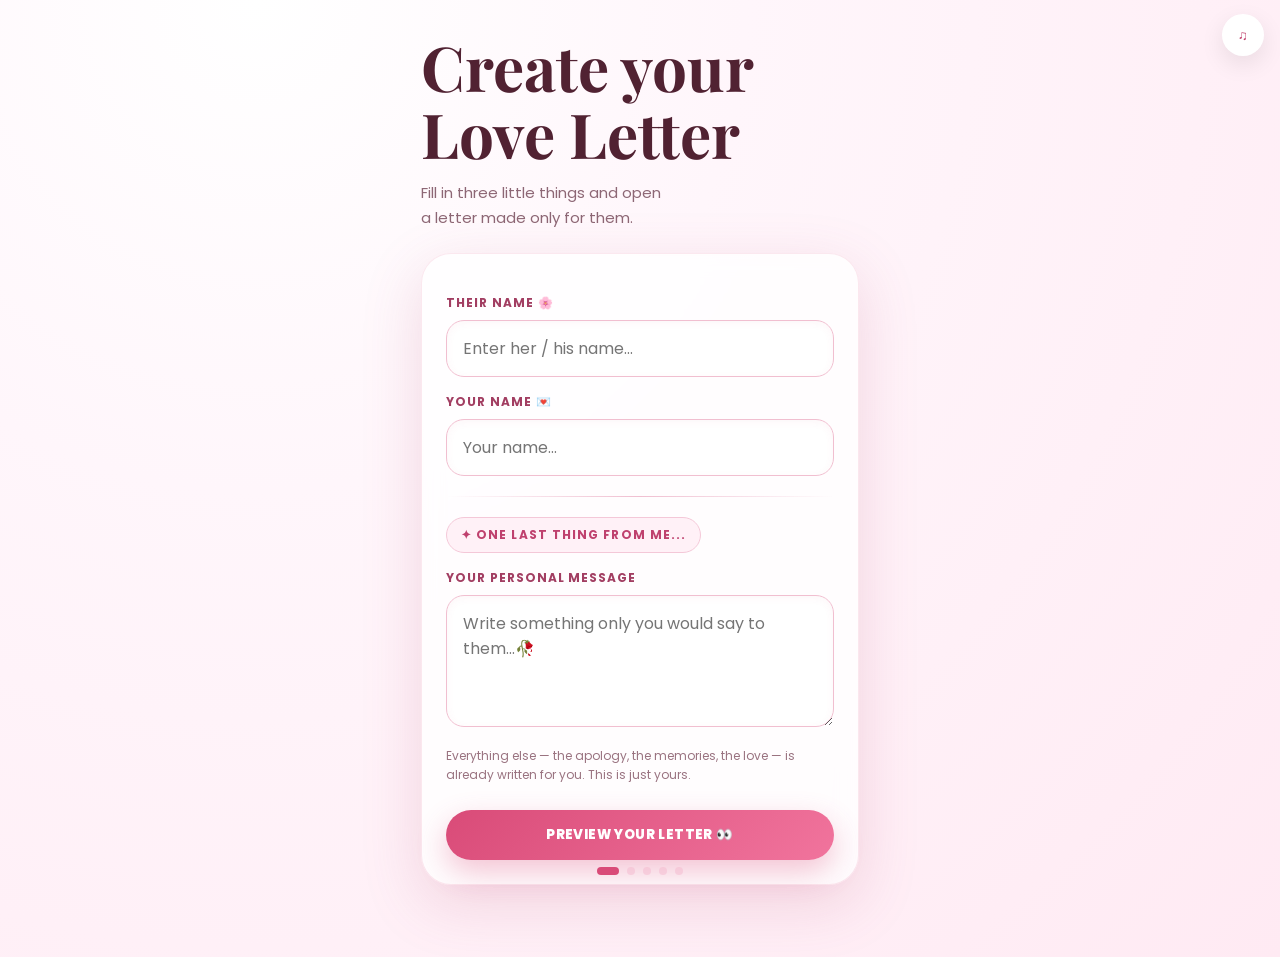
<file: index.html>
<!DOCTYPE html>
<html lang="en">
<head>
  <meta charset="UTF-8" />
  <meta name="viewport" content="width=device-width, initial-scale=1.0" />
  <title>SorryLink</title>
  <link rel="preconnect" href="https://fonts.googleapis.com">
  <link rel="preconnect" href="https://fonts.gstatic.com" crossorigin>
  <link href="https://fonts.googleapis.com/css2?family=Playfair+Display:ital,wght@0,600;0,700;1,500;1,700&family=Poppins:wght@300;400;500;600&display=swap" rel="stylesheet">
  <link rel="stylesheet" href="style.css?v=free1" />
</head>
<body>
  <button id="musicBtn" class="music">♫</button>
  <main class="app">
    <section id="formPage" class="page active">
      <h1>Create your Love Letter</h1>
      <p class="sub">Fill in three little things and open<br>a letter made only for them.</p>
      <div class="panel form-panel">
        <label>THEIR NAME 🌸</label>
        <input id="theirName" placeholder="Enter her / his name..." autocomplete="name" />
        <label>YOUR NAME 💌</label>
        <input id="yourName" placeholder="Your name..." autocomplete="name" />
        <div class="divider"></div>
        <div class="pill">✦ ONE LAST THING FROM ME...</div>
        <label>YOUR PERSONAL MESSAGE</label>
        <textarea id="personalMsg" rows="4" placeholder="Write something only you would say to them...🥀"></textarea>
        <p class="hint">Everything else — the apology, the memories, the love — is already written for you. This is just yours.</p>
        <button class="main-btn" id="previewBtn">PREVIEW YOUR LETTER 👀</button>
      </div>
    </section>

    <section id="loadingPage" class="page loading-page">
      <div class="roses">🌹 🌹 🌹</div>
      <h2>Something special is loading for you...</h2>
      <div class="progress"><span></span></div>
      <p class="spaced">PREPARED WITH LOVE ✦</p>
    </section>

    <section id="introPage" class="page center-page">
      <p class="tag">✦ A MESSAGE FOR YOU ✦</p>
      <h1 id="recipientBig">My Love</h1>
      <p class="italic">There are things I should have said sooner.<br>This is my attempt.</p>
      <button class="main-btn" id="readBtn">READ MY HEART 🌹</button>
      <p class="spaced small">SECONDS SINCE I STARTED MISSING YOU</p>
      <div id="seconds" class="seconds">6</div>
    </section>

    <section id="letterPage" class="page">
      <h1>Everything I never said</h1>
      <p class="sub">Scroll and let it settle in.</p>
      <div id="letterCards"></div>
      <div class="last-box">
        <div class="pill">✦ ONE LAST THING FROM ME...</div>
        <p id="customText"></p>
      </div>
      <button class="main-btn" id="meterBtn">ONE MORE THING 🌸</button>
    </section>

    <section id="meterPage" class="page center-page">
      <div class="panel meter-panel">
        <p class="tag">✦ COMPLETELY SCIENTIFIC ✦</p>
        <h2>The Forgiveness Meter™</h2>
        <p class="sub">Advanced AI is calculating exactly how much you deserve to be forgiven right now...</p>
        <div id="meterPercent">50%</div>
        <div class="meter"><span id="meterFill"></span></div>
        <p id="meterStatus" class="spaced">Initialising quantum love sensors...</p>
        <div id="meterResult" class="hidden">
          <div class="broken">💔</div>
          <h2>Cuteness Meter Broken</h2>
          <p>You are officially <b>120%</b> more cute than anyone else in the universe.</p>
          <button class="main-btn" id="loveBtn">I LOVE YOU 🌹</button>
        </div>
      </div>
    </section>

    <section id="paymentPage" class="page center-page">
      <div class="panel payment-panel">
        <p class="tag">✦ PERSONAL FREE VERSION ✦</p>
        <h2>Create share link</h2>
        <p class="sub">No payment needed. Your private letter link will be created instantly.</p>
        <p class="warning">⚠️ Free personal version: anyone with the link can open it. Do not use this for paid/secure sharing.</p>
        <button class="main-btn" id="payBtn">CREATE FREE LINK 🌹</button>
        <p id="payStatus" class="hint center"></p>
      </div>
    </section>

    <section id="finalPage" class="page center-page">
      <div class="rose-big">🌹</div>
      <h1>Your link is ready</h1>
      <p class="italic">Send this link to the person you made it for.</p>
      <p class="warning">⚠️ Free personal version: this link does not expire automatically.</p>
      <input id="shareLinkBox" class="share-box" readonly />
      <button class="main-btn" id="copyLinkBtn">COPY SHAREABLE LINK 🌹</button>
      <button class="ghost-btn" id="openLinkBtn">OPEN LINK</button>
    </section>
  </main>

  <div class="dots"><span></span><span></span><span></span><span></span><span></span></div>
  <script src="script.js?v=free1"></script>
</body>
</html>
</file>
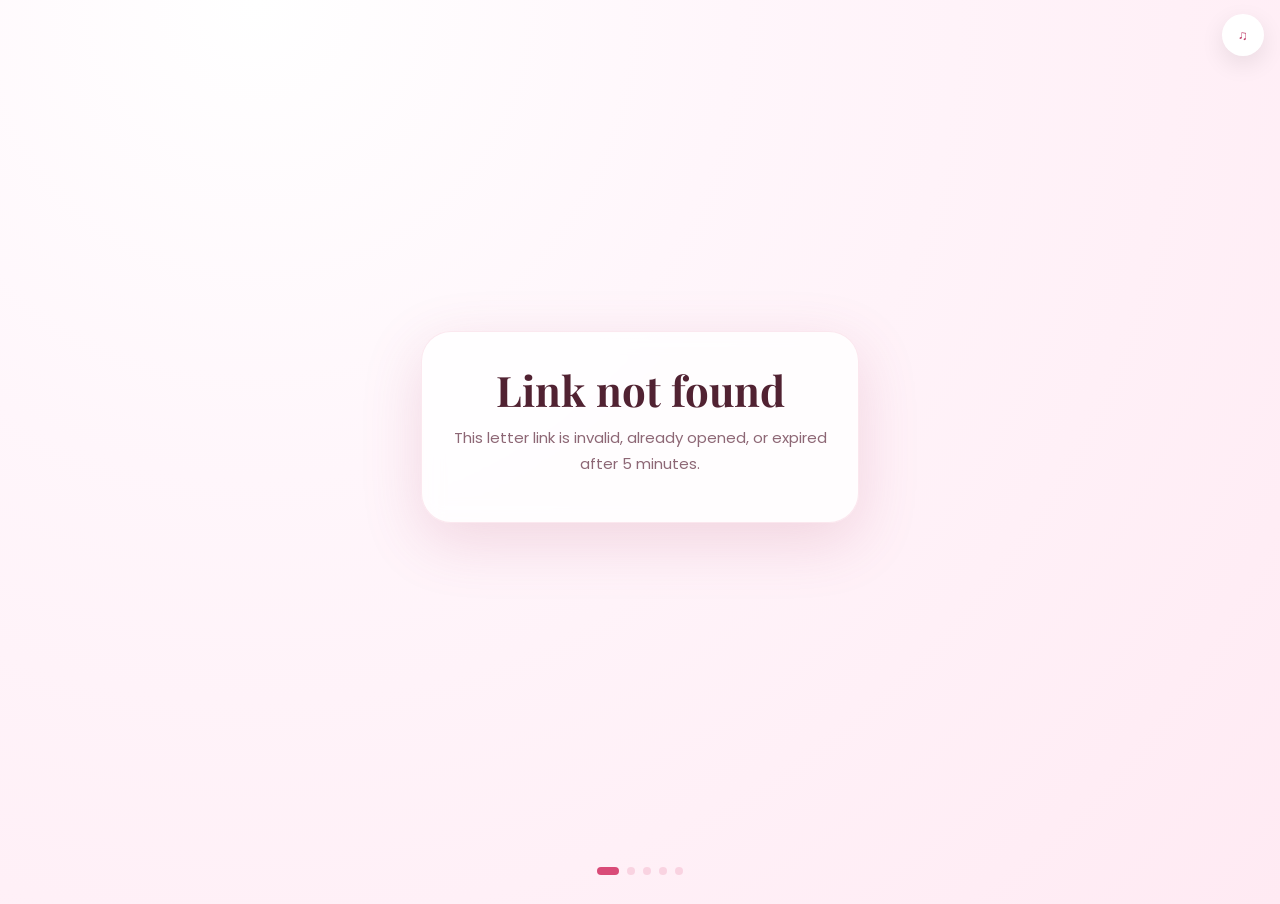
<file: view.html>
<!DOCTYPE html>
<html lang="en">
<head>
  <meta charset="UTF-8" />
  <meta name="viewport" content="width=device-width, initial-scale=1.0" />
  <title>Your SorryLink</title>
  <link rel="preconnect" href="https://fonts.googleapis.com">
  <link rel="preconnect" href="https://fonts.gstatic.com" crossorigin>
  <link href="https://fonts.googleapis.com/css2?family=Playfair+Display:ital,wght@0,600;0,700;1,500;1,700&family=Poppins:wght@300;400;500;600&display=swap" rel="stylesheet">
  <link rel="stylesheet" href="style.css?v=12" />
</head>
<body>
  <button id="musicBtn" class="music">♫</button>
  <main class="app">
    <section id="loadingPage" class="page active loading-page">
      <div class="roses">🌹 🌹 🌹</div>
      <h2>Something special is loading for you...</h2>
      <div class="progress"><span></span></div>
      <p class="spaced">PREPARED WITH LOVE ✦</p>
    </section>

    <section id="introPage" class="page center-page">
      <p class="tag">✦ A MESSAGE FOR YOU ✦</p>
      <h1 id="recipientBig">My Love</h1>
      <p class="italic">There are things I should have said sooner.<br>This is my attempt.</p>
      <button class="main-btn" id="readBtn">READ MY HEART 🌹</button>
      <p class="spaced small">SECONDS SINCE I STARTED MISSING YOU</p>
      <div id="seconds" class="seconds">6</div>
    </section>

    <section id="letterPage" class="page">
      <h1>Everything I never said</h1>
      <p class="sub">Scroll and let it settle in.</p>
      <div id="letterCards"></div>
      <div class="last-box">
        <div class="pill">✦ ONE LAST THING FROM ME...</div>
        <p id="customText"></p>
      </div>
      <button class="main-btn" id="meterBtn">ONE MORE THING 🌸</button>
    </section>

    <section id="meterPage" class="page center-page">
      <div class="panel meter-panel">
        <p class="tag">✦ COMPLETELY SCIENTIFIC ✦</p>
        <h2>The Forgiveness Meter™</h2>
        <p class="sub">Advanced AI is calculating exactly how much this person deserves to be forgiven right now...</p>
        <div id="meterPercent">50%</div>
        <div class="meter"><span id="meterFill"></span></div>
        <p id="meterStatus" class="spaced">Initialising quantum love sensors...</p>
        <div id="meterResult" class="hidden">
          <div class="broken">💔</div>
          <h2>Cuteness Meter Broken</h2>
          <p>You are officially <b>120%</b> more cute than anyone else in the universe.</p>
          <button class="main-btn" id="finalBtn">I LOVE YOU 🌹</button>
        </div>
      </div>
    </section>

    <section id="finalPage" class="page center-page">
      <div class="panel final-card">
        <div class="rose-big">🌹</div>
        <h1>You are still<br>my favourite</h1>
        <p class="italic">In every version of this life, in every universe that exists — I would still choose you.</p>
        <div class="divider"></div>
        <p class="sign">With everything I have, — <span id="senderSign"></span></p>
      </div>
    </section>

    <section id="errorPage" class="page center-page">
      <div class="panel">
        <h2>Link not found</h2>
        <p class="sub">This letter link is invalid, already opened, or expired after 5 minutes.</p>
      </div>
    </section>
  </main>

  <div class="dots"><span></span><span></span><span></span><span></span><span></span></div>
  <script src="view.js?v=12"></script>
</body>
</html>
</file>
<file: style.css>
:root{--bg:#fff7fb;--pink:#ffe8f1;--pink2:#ffd6e6;--rose:#d94b78;--deep:#512232;--muted:#8d6775;--card:#fff;--shadow:0 18px 60px rgba(180,72,112,.18)}*{box-sizing:border-box}body{margin:0;min-height:100vh;background:radial-gradient(circle at 20% 0,#fff 0,#fff6fb 35%,#ffeaf3 100%);font-family:Poppins,sans-serif;color:var(--deep);overflow-x:hidden}.app{width:min(470px,100%);margin:0 auto;min-height:100vh;padding:22px 16px 72px}.page{display:none;animation:fade .35s ease}.page.active{display:block}.center-page{min-height:calc(100vh - 90px);display:none;align-items:center;justify-content:center;flex-direction:column;text-align:center}.center-page.active{display:flex}h1,h2{font-family:'Playfair Display',serif;line-height:1.08;margin:12px 0}h1{font-size:clamp(38px,11vw,62px)}h2{font-size:clamp(28px,8vw,42px)}.sub{color:var(--muted);font-size:15px;line-height:1.7;margin:8px auto 22px}.italic{font-family:'Playfair Display',serif;font-style:italic;color:#744053;font-size:19px;line-height:1.65}.panel{background:rgba(255,255,255,.82);border:1px solid rgba(217,75,120,.12);border-radius:30px;box-shadow:var(--shadow);padding:24px;width:100%;backdrop-filter:blur(10px)}label{display:block;margin:16px 0 8px;font-size:12px;font-weight:700;letter-spacing:.08em;color:#a23e62}input,textarea{width:100%;border:1px solid #f1bfd0;background:#fff;border-radius:18px;padding:15px 16px;font:inherit;color:var(--deep);outline:none;box-shadow:inset 0 2px 8px rgba(217,75,120,.05)}textarea{resize:vertical;min-height:120px}.divider{height:1px;background:linear-gradient(90deg,transparent,#f0bfd1,transparent);margin:20px 0}.pill,.tag{display:inline-block;background:#fff1f7;color:#bf416e;border:1px solid #f4c8d8;border-radius:999px;padding:8px 14px;font-size:12px;font-weight:700;letter-spacing:.09em}.hint{font-size:12px;color:#9a7380;line-height:1.6}.center{text-align:center}.main-btn,.ghost-btn{border:0;border-radius:999px;padding:15px 22px;font-weight:800;letter-spacing:.03em;cursor:pointer;width:100%;margin-top:14px;font-family:Poppins,sans-serif}.main-btn{background:linear-gradient(135deg,#d94b78,#f1749d);color:white;box-shadow:0 12px 30px rgba(217,75,120,.32)}.ghost-btn{background:#fff;color:#c1436d;border:1px solid #f0bfd1}.music{position:fixed;right:16px;top:14px;width:42px;height:42px;border:0;border-radius:50%;background:#fff;color:#c1436d;box-shadow:0 8px 24px rgba(0,0,0,.09);z-index:5}.loading-page{text-align:center;padding-top:25vh}.roses{font-size:40px;letter-spacing:8px;animation:float 2s infinite alternate}.progress{width:80%;height:12px;background:#ffe2ee;border-radius:99px;margin:22px auto;overflow:hidden}.progress span{display:block;height:100%;width:70%;background:linear-gradient(90deg,#f7a1bd,#d94b78);border-radius:99px;animation:load 2s infinite}.spaced{font-size:12px;letter-spacing:.14em;color:#b0607d;font-weight:700}.small{margin-top:28px}.seconds{font-family:'Playfair Display',serif;font-size:50px;color:#c3436e}.card{background:#fff;border-radius:28px;padding:25px;margin:18px 0;box-shadow:var(--shadow);border:1px solid rgba(217,75,120,.09)}.quote{font-family:'Playfair Display',serif;font-size:58px;line-height:.7;color:#f0a5bf}.card h3{font-family:'Playfair Display',serif;font-size:29px;margin:6px 0 10px}.card p,.last-box p{color:#724555;line-height:1.8}.last-box{background:linear-gradient(180deg,#fff,#fff4f9);border-radius:30px;padding:24px;margin:22px 0;box-shadow:var(--shadow)}#meterPercent{font-family:'Playfair Display',serif;font-size:58px;color:#d94b78}.meter{height:20px;border-radius:99px;background:#ffe1ec;overflow:hidden;margin:18px 0}.meter span{display:block;height:100%;width:50%;background:linear-gradient(90deg,#ffd166,#f05b8c);border-radius:99px;transition:.7s}.hidden{display:none}.broken,.rose-big{font-size:54px}.price{font-family:'Playfair Display',serif;font-size:62px;color:#d94b78;margin:10px 0}.share-box{margin:14px 0;text-align:center;font-size:13px}.final-card{text-align:center;margin-top:22px}.sign{font-family:'Playfair Display',serif;font-style:italic;font-size:19px}.dots{position:fixed;bottom:18px;left:0;right:0;text-align:center}.dots span{display:inline-block;width:8px;height:8px;border-radius:50%;background:#f4bbcf;margin:0 4px;opacity:.55}.dots span.active{width:22px;border-radius:99px;background:#d94b78;opacity:1}@keyframes fade{from{opacity:0;transform:translateY(8px)}to{opacity:1;transform:none}}@keyframes float{to{transform:translateY(-10px)}}@keyframes load{0%{transform:translateX(-100%)}100%{transform:translateX(140%)}}@media(max-width:420px){.app{padding:18px 13px 64px}.panel{padding:20px;border-radius:24px}h1{font-size:42px}.card{padding:21px;border-radius:24px}.main-btn,.ghost-btn{padding:14px 16px;font-size:13px}.sub{font-size:14px}.italic{font-size:17px}.price{font-size:54px}}@media(max-width:340px){h1{font-size:36px}.panel{padding:17px}.card h3{font-size:25px}}

.warning{
  margin:16px auto;
  padding:12px 14px;
  border:1px solid rgba(217,75,120,.35);
  border-radius:18px;
  background:rgba(255,230,235,.75);
  color:#9b334f;
  font-size:.92rem;
  line-height:1.6;
  max-width:620px;
}
</file>
